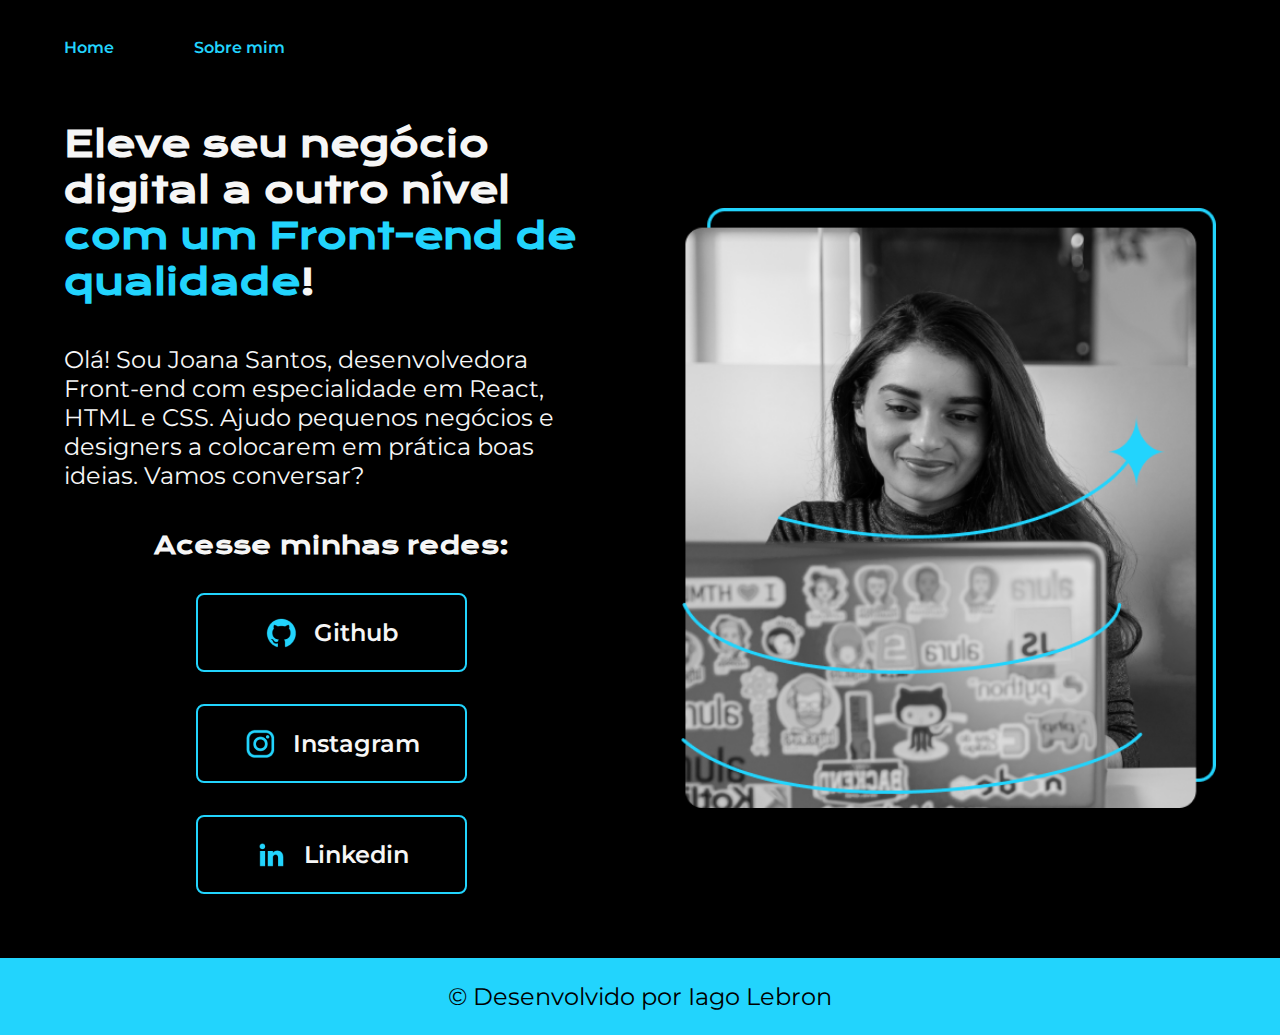
<file: index.html>
<!DOCTYPE html>
<html lang="pt-br">
    <head>
        <meta charset="UTF-8">
        <meta name="viewport" content="width=device-width, initial-scale=1.0">
        <link rel="stylesheet" href="./styles/style.css">
        <title>Portfolio</title>
    </head>
    <body>
        <header class="cabecalho">
            <nav class="cabecalho__menu">
                <a class="cabecalho__menu__link" href="index.html">Home</a>
                <a class="cabecalho__menu__link" href="about.html">Sobre mim</a>
            </nav>
        </header>
        <main class="apresentacao">
            <section class="apresentacao__conteudo">
                <h1 class="apresentacao__conteudo__titulo">Eleve seu negócio digital a outro nível <strong class="titulo-destaque">com um Front-end de qualidade</strong>!</h1>
                <p class="apresentacao__conteudo__texto">Olá! Sou Joana Santos, desenvolvedora Front-end com especialidade em React, HTML e CSS. Ajudo pequenos negócios e designers a colocarem em prática boas ideias. Vamos conversar?</p>
                
                <div class="apresentacao__links">
                    <h2 class="apresentacao__links__subtitulo">Acesse minhas redes:</h2>
                    <a class="apresentacao__links__navegacao" href="https://github.com/Lebron057">
                        <img src="./assets/github.png" alt="Logo git">
                        Github
                    </a>
                    <a class="apresentacao__links__navegacao" href="https://www.instagram.com/">
                        <img src="./assets/instagram.png" alt="Logo instagram">
                        Instagram
                    </a>
                    <a class="apresentacao__links__navegacao" href="https://www.linkedin.com/">
                        <img src="./assets/linkedin.png" alt="Logo Linkedin">
                        Linkedin
                    </a>
                </div>
            </section>
            <img class="apresentacao__img" src="assets\Imagem.png" alt="Joana Santos programando">
        </main>
        <footer class="rodape">
            <p>&copy; Desenvolvido por Iago Lebron</p>
        </footer>
    </body>
</html>
</file>
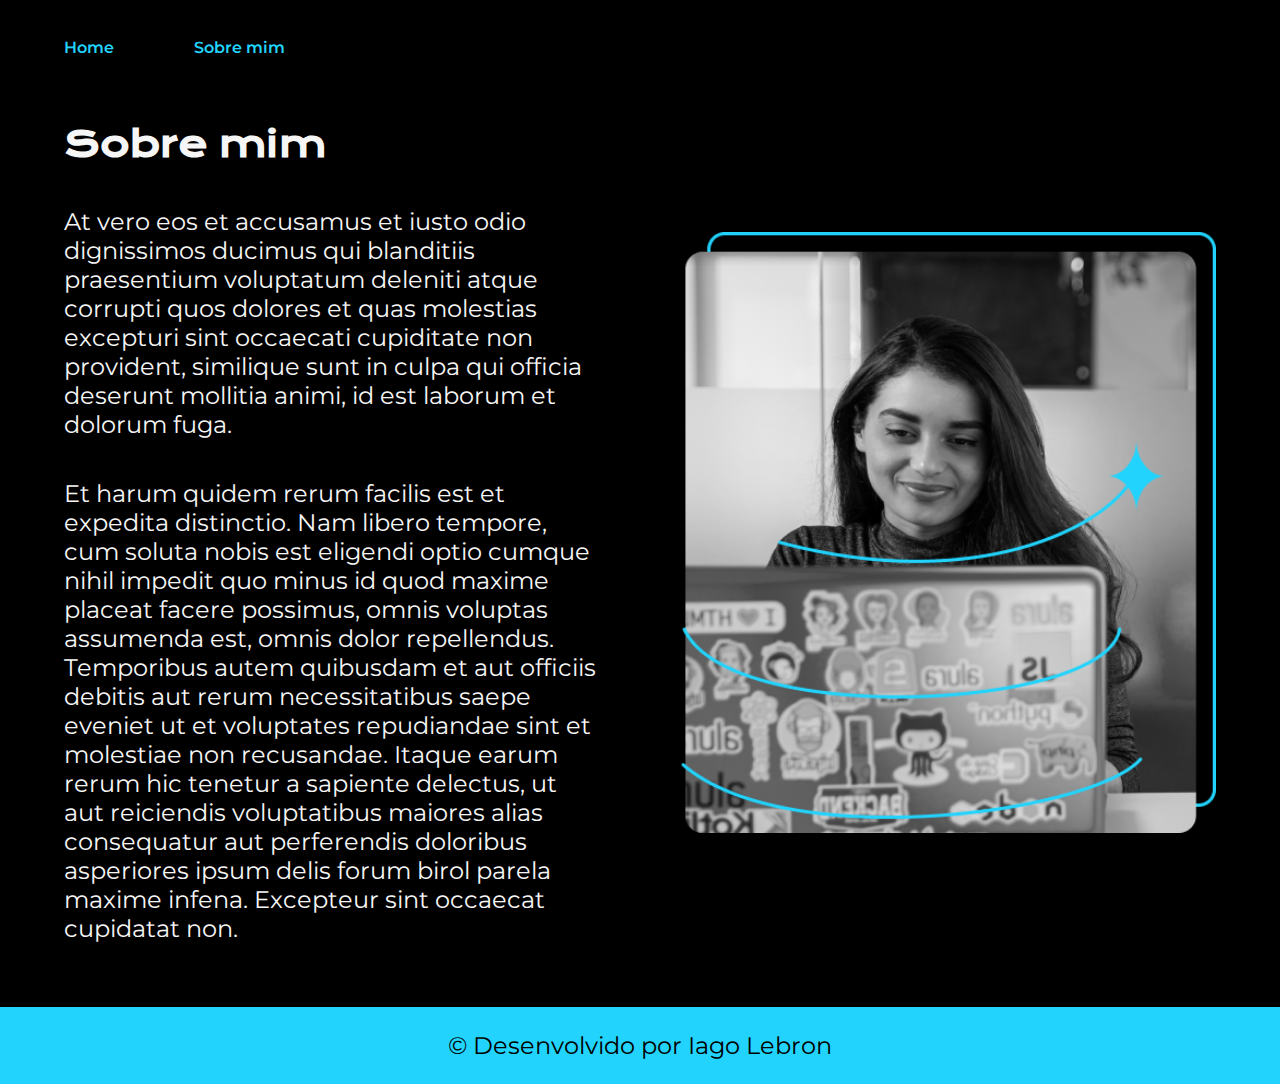
<file: about.html>
<!DOCTYPE html>
<html lang="pt-br">
    <head>
        <meta charset="UTF-8">
        <meta name="viewport" content="width=device-width, initial-scale=1.0">
        <link rel="stylesheet" href="./styles/style.css">
        <title>Sobre mim</title>
    </head>
    <body>
        <header class="cabecalho">
            <nav class="cabecalho__menu">
                <a class="cabecalho__menu__link" href="index.html">Home</a>
                <a class="cabecalho__menu__link" href="about.html">Sobre mim</a>
            </nav>
        </header>

        <main class="apresentacao">
            <section class="apresentacao__conteudo">
                <h1 class="apresentacao__conteudo__titulo">Sobre mim</h1>
                <p class="apresentacao__conteudo__texto">At vero eos et accusamus et iusto odio dignissimos ducimus qui blanditiis praesentium voluptatum deleniti atque corrupti quos dolores et quas molestias excepturi sint occaecati cupiditate non provident, similique sunt in culpa qui officia deserunt mollitia animi, id est laborum et dolorum fuga.</p>
                <p class="apresentacao__conteudo__texto">Et harum quidem rerum facilis est et expedita distinctio. Nam libero tempore, cum soluta nobis est eligendi optio cumque nihil impedit quo minus id quod maxime placeat facere possimus, omnis voluptas assumenda est, omnis dolor repellendus. Temporibus autem quibusdam et aut officiis debitis aut rerum necessitatibus saepe eveniet ut et voluptates repudiandae sint et molestiae non recusandae. Itaque earum rerum hic tenetur a sapiente delectus, ut aut reiciendis voluptatibus maiores alias consequatur aut perferendis doloribus asperiores ipsum delis forum birol parela maxime infena. Excepteur sint occaecat cupidatat non.</p>
            </section>
            <img class="apresentacao__img" src="/assets/Imagem.png" alt="Joana Santos programando">
        </main>

        <footer class="rodape">
            <p>&copy; Desenvolvido por Iago Lebron</p>
        </footer>
    </body>
</html>
</file>
<file: styles/style.css>
@import url('https://fonts.googleapis.com/css2?family=Krona+One&family=Montserrat:wght@100..900&family=Poppins:ital,wght@0,100;0,200;0,300;0,400;0,500;0,600;0,700;0,800;0,900;1,100;1,200;1,300;1,400;1,500;1,600;1,700;1,800;1,900&family=Roboto:ital,wght@0,100..900;1,100..900&display=swap');

:root {
    --cor-primaria: #000000;
    --cor-secundaria: #F6F6F6;
    --cor-terciaria: #22D4FD;
    --cor-hover: #272727;

    --fonte-primaria: "Krona One", sans-serif;
    --fonte-secundaria: "Montserrat", sans-serif;
}

* {
    margin: 0;
    padding: 0;
}

body {
    /* height: 100vh; Ocupa todo espaço da tela */
    box-sizing: border-box; /* Garante que a largura e altura definidas sejam o tamanho final do elemento. */
    background-color: var(--cor-primaria);
    color: var(--cor-secundaria);
}

.cabecalho {
    padding: 3% 0% 0% 5%;
}

.cabecalho__menu {
    display: flex;
    gap: 80px;
}

.cabecalho__menu__link {
    font-family: var(--fonte-secundaria);
    font-weight: 600;
    color: var(--cor-terciaria);
    text-decoration: none;
}

.apresentacao {
    padding: 5%; 
    /*  margin: 15% 10%;
    margin-top: 15%; Parte de cima
    margin-right: 10%; Parte direita
    margin-bottom: 15%; Parte debaixo
    margin-left: 10%; Parte esquerda */ 
    display: flex;
    align-items: center;
    justify-content: space-between;
    gap: 82px;
}

.apresentacao__conteudo {
    width: 50%;
    display: flex;
    flex-direction: column;
    gap: 40px;
}

.apresentacao__conteudo__titulo {
    font-size: 2.25rem;
    font-family: var(--fonte-primaria);
}

.titulo-destaque {
    color: var(--cor-terciaria);
}

.apresentacao__conteudo__texto {
    font-size: 1.5rem;
    font-family: var(--fonte-secundaria);
}

.apresentacao__links {
    display: flex;
    flex-direction: column;
    justify-content: space-between;
    align-items: center;
    gap: 32px;
}

.apresentacao__links__subtitulo {
    font-family: "Krona one", sans-serif;
    font-size: 1.5rem;
    font-weight: 24px;
}

.apresentacao__links__navegacao {
    /* background-color: var(--cor-terciaria); */
    display: flex;
    justify-content: center;
    align-items: center;
    gap: 16px;
    border: 2px solid var(--cor-terciaria);
    width: 50%;
    text-align: center;
    border-radius: 8px;
    padding: 21.5px 0; /* padding: eixo y | eixo x */
    font-size: 1.5rem;
    color: var(--cor-secundaria);
    font-family: var(--fonte-secundaria);
    font-weight: 600;
    text-decoration: none;
}

.apresentacao__links__link:hover {
    background-color: var(--cor-hover);
}

.apresentacao__img {
    width: 50%;
}

.rodape {
    padding: 24px;
    color: var(--cor-primaria);
    background-color: var(--cor-terciaria);
    font-family: var(--fonte-secundaria);
    text-align: center;
    font-size: 1.5rem;
    font-weight: 400;
}

@media (max-width: 1150px){
    
    .cabecalho {
        padding: 10%;
    }

    .cabecalho__menu {
        justify-content: center;
    }
    
    .apresentacao{
        flex-direction: column-reverse;
        padding: 5%;
    }

    .apresentacao__conteudo{
        width: auto;
    }
}
</file>
